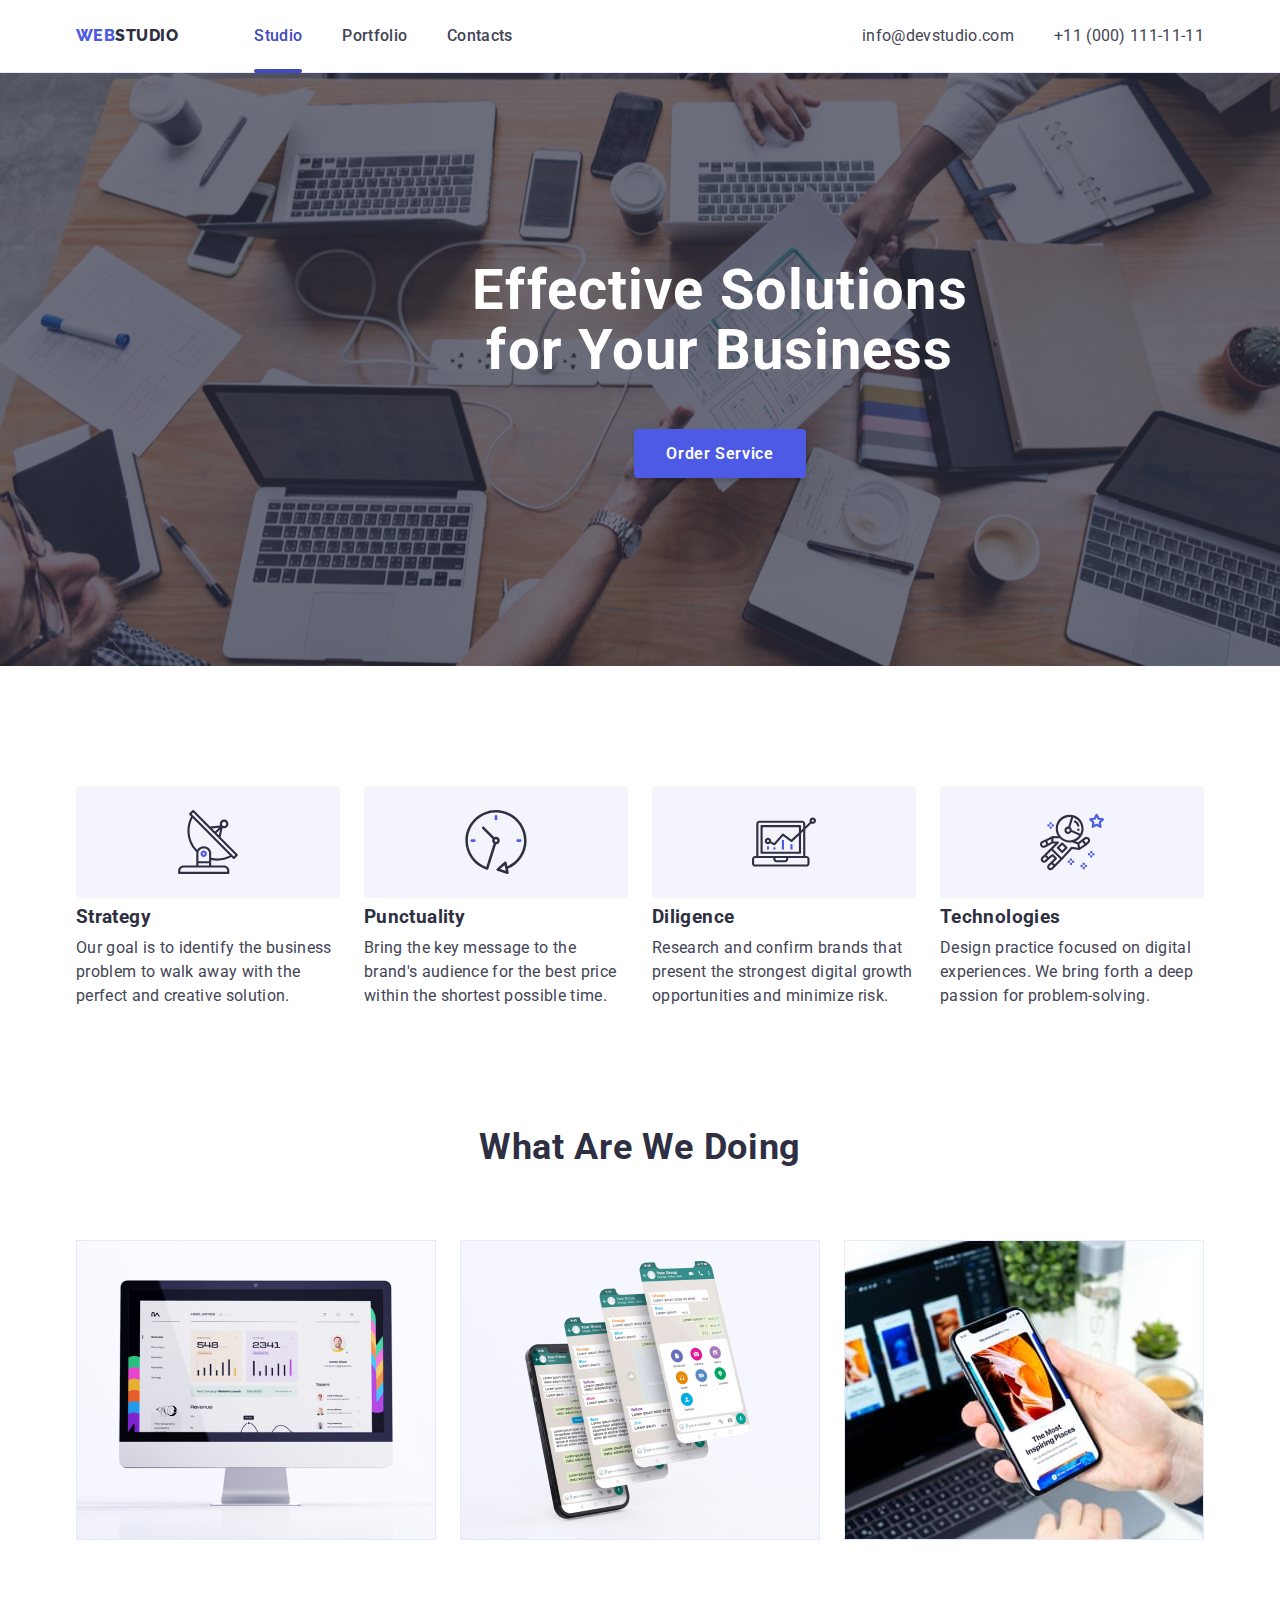
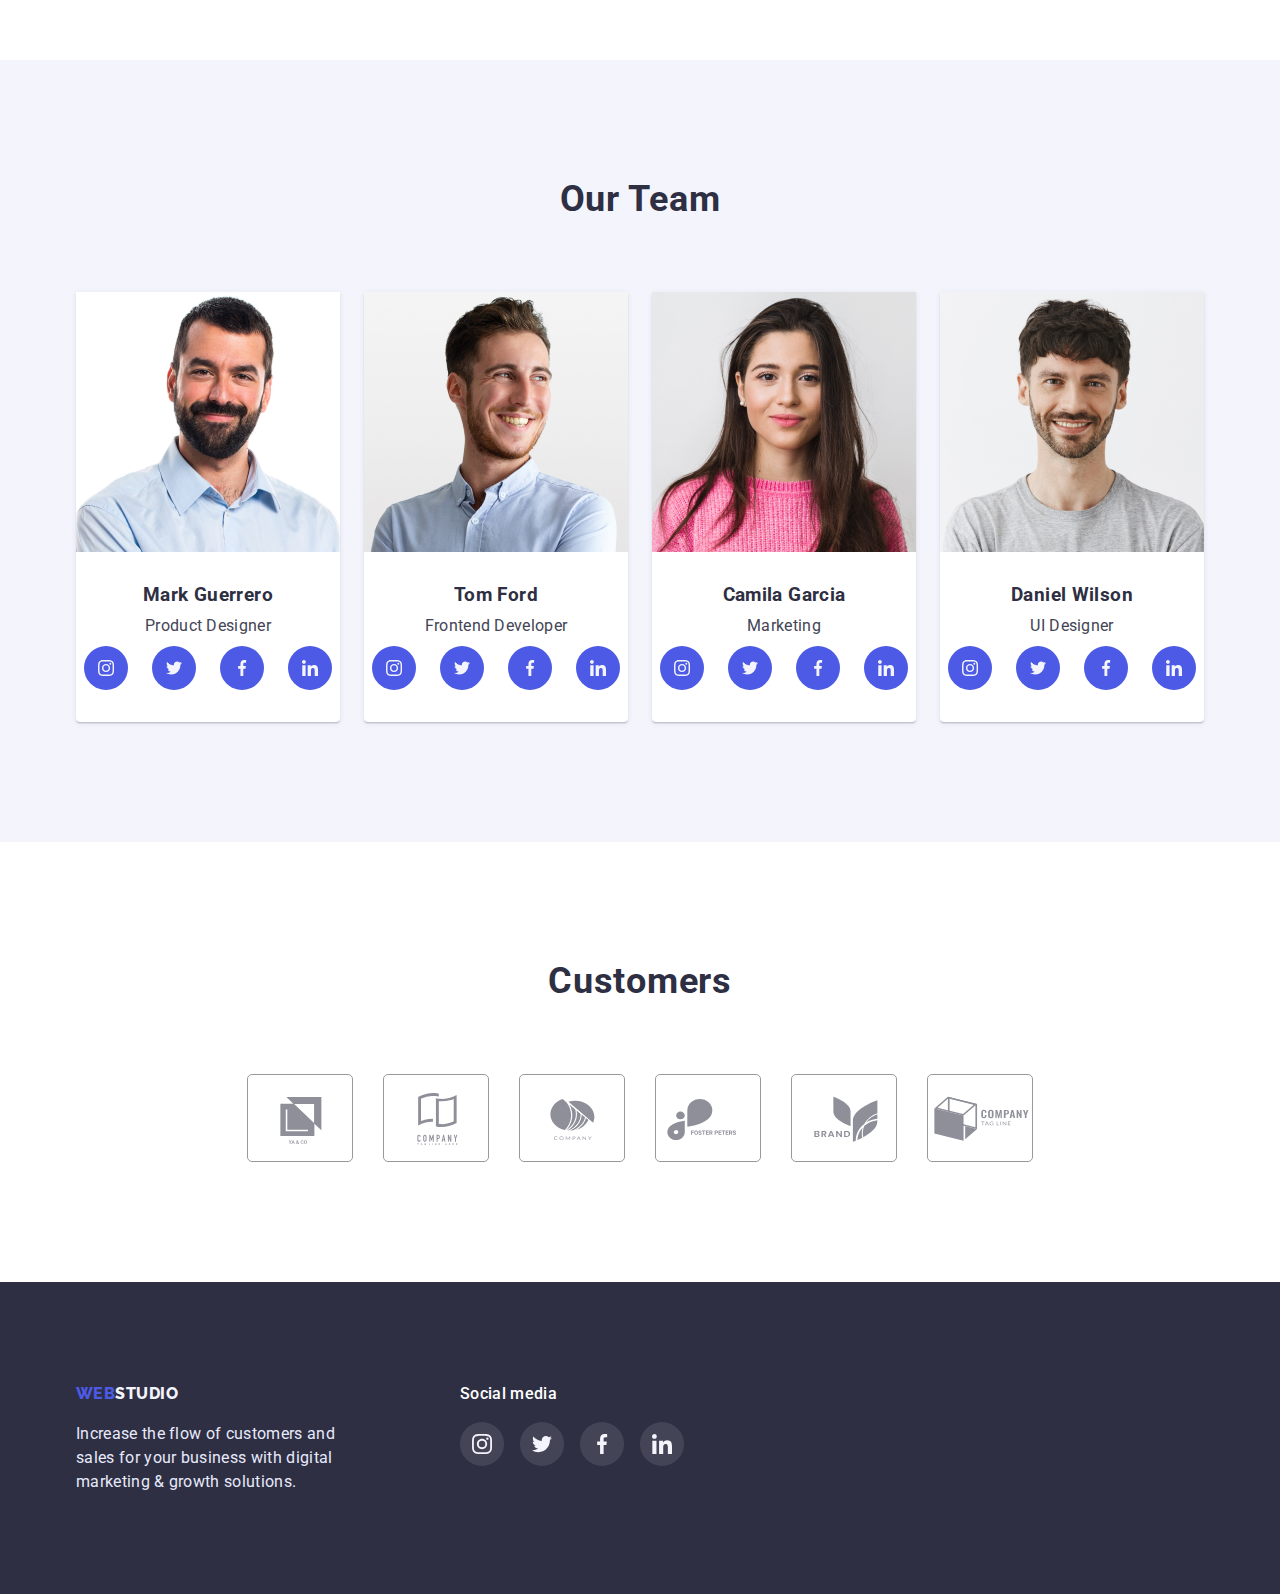
<file: index.html>
<!DOCTYPE html>
<html lang="en">
  <head>
    <meta charset="UTF-8" />
    <meta http-equiv="X-UA-Compatible" content="IE=edge" />
    <meta name="viewport" content="width=device-width, initial-scale=1.0" />
    <link rel="preconnect" href="https://fonts.googleapis.com" />
    <link rel="preconnect" href="https://fonts.gstatic.com" crossorigin />
    <link
      href="https://fonts.googleapis.com/css2?family=Raleway:wght@800&family=Roboto:wght@400;500;700&display=swap"
      rel="stylesheet"
    />
    <link rel="stylesheet" href="styles/styles.css" />
    <link rel="stylesheet" href="styles/modern-normalize.css" />
    <title>WebStudio</title>
  </head>

  <body class="site-body">
    <header class="header">
      <div class="container header-container">
        <nav class="header-navigation">
          <a class="header-logo link" href="/"
            ><span class="header-web">WEB</span>STUDIO</a
          >

          <ul class="header-list list">
            <li class="header-item">
              <a class="header-link link current" href="./index.html">Studio</a>
            </li>
            <li class="header-item">
              <a class="header-link link" href="./portfolio.html">Portfolio</a>
            </li>
            <li class="header-item">
              <a class="header-link link" href="">Contacts</a>
            </li>
          </ul>
        </nav>

        <ul class="header-contact list">
          <li class="header-mail">
            <a class="contact-link link" href="mailto:info@devstudio.com"
              >info@devstudio.com</a
            >
          </li>
          <li class="header-tel">
            <a class="contact-link link" href="tel:+11(000)111-11-11"
              >+11 (000) 111-11-11</a
            >
          </li>
        </ul>
      </div>
    </header>
    <main>
      <section class="main-section">
        <h1 class="main-title">Effective Solutions for Your Business</h1>
        <button type="button" class="section-btn" data-modal-open>Order Service</button>
      </section>

      <section class="merits-section">
        <div class="container">
          <h2 class="merits-title visually-hidden">Merits</h2>
          <ul class="merits-list list">
            <li class="merits-item">
              <div class="background-icon-merits">
                
                <svg class="merits-icon" width="64" height="64">
                  <use href="./images/icons.svg#icon-antenna"></use>
                </svg>
             
              </div>
              <h3 class="merits-heading">Strategy</h3>
              <p class="merits-paragraph">
                Our goal is to identify the business problem to walk away with
                the perfect and creative solution.
              </p>
            </li>
            <li class="merits-item">
              <div class="background-icon-merits">
                
                <svg class="merits-icon" width="64" height="64">
                  <use href="./images/icons.svg#icon-clock"></use>
                </svg>
              
              </div>
              <h3 class="merits-heading">Punctuality</h3>
              <p class="merits-paragraph">
                Bring the key message to the brand's audience for the best price
                within the shortest possible time.
              </p>
            </li>
            <li class="merits-item">
              <div class="background-icon-merits">
               
                <svg class="merits-icon" width="64" height="64">
                  <use href="./images/icons.svg#icon-diagram"></use>
                </svg>
             
              </div>
              <h3 class="merits-heading">Diligence</h3>
              <p class="merits-paragraph">
                Research and confirm brands that present the strongest digital
                growth opportunities and minimize risk.
              </p>
            </li>
            <li class="merits-item">
              <div class="background-icon-merits">
                
                <svg class="merits-icon" width="64" height="64">
                  <use href="./images/icons.svg#icon-astronaut"></use>
                </svg>
             
              </div>
              <h3 class="merits-heading">Technologies</h3>
              <p class="merits-paragraph">
                Design practice focused on digital experiences. We bring forth a
                deep passion for problem-solving.
              </p>
            </li>
          </ul>
        </div>
      </section>

      <section class="services-section">
        <div class="container">
          <h2 class="services-title">What Are We Doing</h2>
          <ul class="services-list list">
            <li class="services-item">
              <img
                class="serices-img"
                src="./images/desktop.jpg"
                alt="desktop"
                width="360"
                height="300"
              />
            </li>
            <li class="services-item">
              <img
                class="serices-img"
                src="./images/scrolling.jpg"
                alt="scrolling"
                width="360"
                height="300"
              />
            </li>
            <li class="services-item">
              <img
                class="serices-img"
                src="./images/phone.jpg"
                alt="phone"
                width="360"
                height="300"
              />
            </li>
          </ul>
        </div>
      </section>

      <section class="team-section">
        <div class="container">
          <h2 class="team-title">Our Team</h2>
          <ul class="team-list list">
            <li class="team-item">
              <img
                class="team-img"
                src="./images/mark.jpg"
                alt="Photo Mark"
                width="264"
                height="260"
              />
              <h3 class="team-member">Mark Guerrero</h3>
              <p class="team-paragraph">Product Designer</p>
              <ul class="team-soc-list list">
                <li class="team-soc-item">
                  <a href="" class="team-soc-link link">
                    <svg class="team-soc-icon" width="16" height="16">
                      <use href="./images/icons.svg#icon-instagram"></use>
                    </svg>
                  </a>
                </li>
                <li class="team-soc-item">
                  <a href="" class="team-soc-link link">
                    <svg class="team-soc-icon" width="16" height="16">
                      <use href="./images/icons.svg#icon-twitter"></use>
                    </svg>
                  </a>
                </li>
                <li class="team-soc-item">
                  <a href="" class="team-soc-link link">
                    <svg class="team-soc-icon" width="16" height="16">
                      <use href="./images/icons.svg#icon-facebook"></use>
                    </svg>
                  </a>
                </li>
                <li class="team-soc-item">
                  <a href="" class="team-soc-link link">
                    <svg class="team-soc-icon" width="16" height="16">
                      <use href="./images/icons.svg#icon-linkedin"></use>
                    </svg>
                  </a>
                </li>
              </ul>
            </li>
            <li class="team-item">
              <img
                class="team-img"
                src="./images/tom.jpg"
                alt="Photo Tom"
                width="264"
                height="260"
              />
              <h3 class="team-member">Tom Ford</h3>
              <p class="team-paragraph">Frontend Developer</p>
              <ul class="team-soc-list list">
                <li class="team-soc-item">
                  <a href="" class="team-soc-link link">
                    <svg class="team-soc-icon" width="16" height="16">
                      <use href="./images/icons.svg#icon-instagram"></use>
                    </svg>
                  </a>
                </li>
                <li class="team-soc-item">
                  <a href="" class="team-soc-link link">
                    <svg class="team-soc-icon" width="16" height="16">
                      <use href="./images/icons.svg#icon-twitter"></use>
                    </svg>
                  </a>
                </li>
                <li class="team-soc-item">
                  <a href="" class="team-soc-link link">
                    <svg class="team-soc-icon" width="16" height="16">
                      <use href="./images/icons.svg#icon-facebook"></use>
                    </svg>
                  </a>
                </li>
                <li class="team-soc-item">
                  <a href="" class="team-soc-link link">
                    <svg class="team-soc-icon" width="16" height="16">
                      <use href="./images/icons.svg#icon-linkedin"></use>
                    </svg>
                  </a>
                </li>
              </ul>
            </li>
            <li class="team-item">
              <img
                class="team-img"
                src="./images/camila.jpg"
                alt="Photo Camila"
                width="264"
                height="260"
              />
              <h3 class="team-member">Camila Garcia</h3>
              <p class="team-paragraph">Marketing</p>
              <ul class="team-soc-list list">
                <li class="team-soc-item">
                  <a href="" class="team-soc-link link">
                    <svg class="team-soc-icon" width="16" height="16">
                      <use href="./images/icons.svg#icon-instagram"></use>
                    </svg>
                  </a>
                </li>
                <li class="team-soc-item">
                  <a href="" class="team-soc-link link">
                    <svg class="team-soc-icon" width="16" height="16">
                      <use href="./images/icons.svg#icon-twitter"></use>
                    </svg>
                  </a>
                </li>
                <li class="team-soc-item">
                  <a href="" class="team-soc-link link">
                    <svg class="team-soc-icon" width="16" height="16">
                      <use href="./images/icons.svg#icon-facebook"></use>
                    </svg>
                  </a>
                </li>
                <li class="team-soc-item">
                  <a href="" class="team-soc-link link">
                    <svg class="team-soc-icon" width="16" height="16">
                      <use href="./images/icons.svg#icon-linkedin"></use>
                    </svg>
                  </a>
                </li>
              </ul>
            </li>
            <li class="team-item">
              <img
                class="team-img"
                src="./images/daniel.jpg"
                alt="Photo Daniel"
                width="264"
                height="260"
              />
              <h3 class="team-member">Daniel Wilson</h3>
              <p class="team-paragraph">UI Designer</p>
              <ul class="team-soc-list list">
                <li class="team-soc-item">
                  <a href="" class="team-soc-link link">
                    <svg class="team-soc-icon" width="16" height="16">
                      <use href="./images/icons.svg#icon-instagram"></use>
                    </svg>
                  </a>
                </li>
                <li class="team-soc-item">
                  <a href="" class="team-soc-link link">
                    <svg class="team-soc-icon" width="16" height="16">
                      <use href="./images/icons.svg#icon-twitter"></use>
                    </svg>
                  </a>
                </li>
                <li class="team-soc-item">
                  <a href="" class="team-soc-link link">
                    <svg class="team-soc-icon" width="16" height="16">
                      <use href="./images/icons.svg#icon-facebook"></use>
                    </svg>
                  </a>
                </li>
                <li class="team-soc-item">
                  <a href="" class="team-soc-link link">
                    <svg class="team-soc-icon" width="16" height="16">
                      <use href="./images/icons.svg#icon-linkedin"></use>
                    </svg>
                  </a>
                </li>
              </ul>
            </li>
          </ul>
        </div>
      </section>
      <section class="customers">
    
        <div class="container">
          <h2 class="customers-title">Customers</h2>
          <ul class="customers-list list">
            <li class="customers-item">
              <a href="" class="customers-link link">
                <svg class="customers-icon" width="104" height="56">
                  <use href="./images/icons.svg#icon-client_1"></use>
                </svg>
              </a>
            </li>
            <li class="customers-item">
              <a href="" class="customers-link link">
                <svg class="customers-icon" width="104" height="56">
                  <use href="./images/icons.svg#icon-client_2"></use>
                </svg>
              </a>
            </li>
            <li class="customers-item">
              <a href="" class="customers-link link">
                <svg class="customers-icon" width="104" height="56">
                  <use href="./images/icons.svg#icon-client_3"></use>
                </svg>
              </a>
            </li>
            <li class="customers-item">
              <a href="" class="customers-link link">
                <svg class="customers-icon" width="104" height="56">
                  <use href="./images/icons.svg#icon-client_4"></use>
                </svg>
              </a>
            </li>
            <li class="customers-item">
              <a href="" class="customers-link link">
                <svg class="customers-icon" width="104" height="56">
                  <use href="./images/icons.svg#icon-client_5"></use>
                </svg>
              </a>
            </li>
            <li class="customers-item">
              <a href="" class="customers-link link">
                <svg class="customers-icon" width="104" height="56">
                  <use href="./images/icons.svg#icon-client_6"></use>
                </svg>
              </a>
            </li>
          </ul>
        </div>
      </section>
    </main>
    <footer class="footer-section">
      <div class="footer-content container">
       <div>
        <a class="footer-logo link" href="/"
          ><span class="footer-web">WEB</span>STUDIO</a
        >
        <p class="footer-paragraph">
          Increase the flow of customers and sales for your business with
          digital marketing & growth solutions.
        </p>
      </div>
      
      <div class="footer-social">
        <p class="footer-soc-paragraph">Social media</p>
        <ul class="footer-soc-list list">
          <li class="footer-soc-item">
            <a href="" class="footer-soc-link link">
              <svg class="footer-soc-icon" width="24" height="20">
                <use href="./images/icons.svg#icon-instagram"></use>
              </svg>
            </a>
          </li>
          <li class="footer-soc-item">
            <a href="" class="footer-soc-link link">
              <svg class="footer-soc-icon" width="24" height="20">
                <use href="./images/icons.svg#icon-twitter"></use>
              </svg>
            </a>
          </li>
          <li class="footer-soc-item">
            <a href="" class="footer-soc-link link">
              <svg class="footer-soc-icon" width="24" height="20">
                <use href="./images/icons.svg#icon-facebook"></use>
              </svg>
            </a>
          </li>
          <li class="footer-soc-item">
            <a href="" class="footer-soc-link link">
              <svg class="footer-soc-icon" width="24" height="20">
                <use href="./images/icons.svg#icon-linkedin"></use>
              </svg>
            </a>
          </li>
        </ul>

          </li>
        </ul>
      </div>
    </div>
    </footer>
    <div class="backdrop is-hidden" data-modal>
      <div class="modal">
        <button type="button" class="modal-close" data-modal-close>
          <svg class="modal-icon" width="8" height="8">
            <use href="./images/icons.svg#icon-Vector-1"></use>
          </svg>
        </button>
      </div>
    </div>
    <script src="./js/modal.js"></script>
  </body>
</html>
</file>
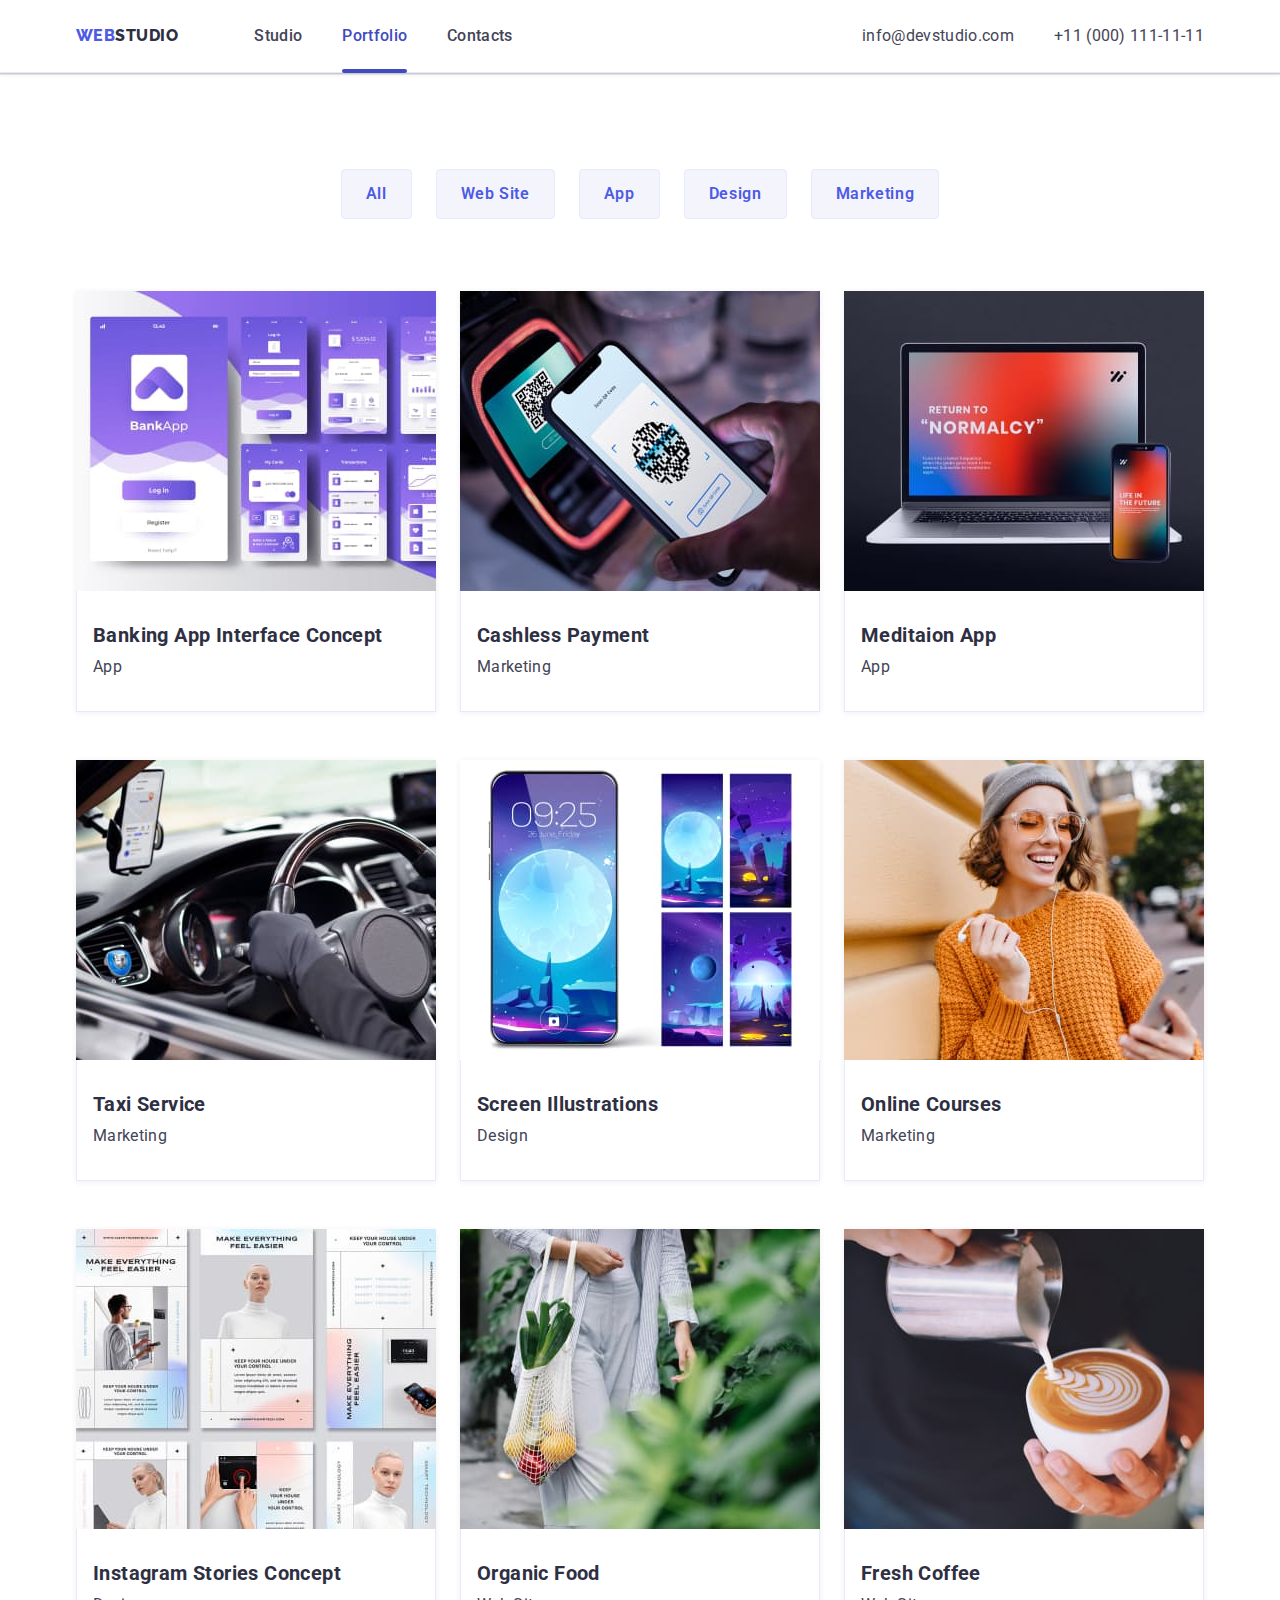
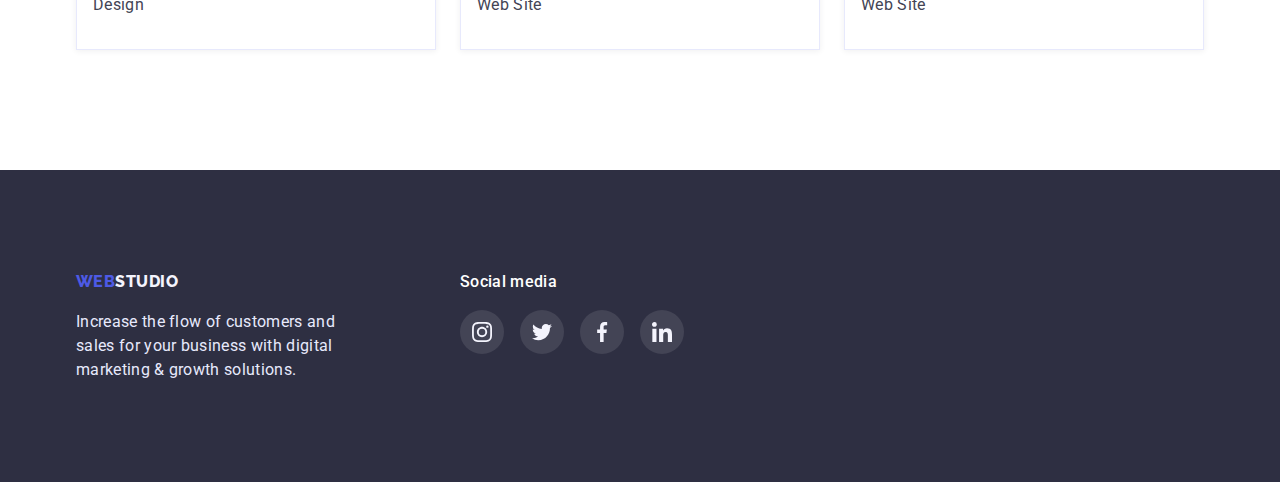
<file: portfolio.html>
<!DOCTYPE html>
<html lang="en">
  <head>
    <meta charset="UTF-8" />
    <meta http-equiv="X-UA-Compatible" content="IE=edge" />
    <meta name="viewport" content="width=device-width, initial-scale=1.0" />
    <link rel="preconnect" href="https://fonts.googleapis.com">
    <link rel="preconnect" href="https://fonts.gstatic.com" crossorigin>
    <link href="https://fonts.googleapis.com/css2?family=Raleway:wght@800&family=Roboto:wght@400;500;700&display=swap" rel="stylesheet">
    <link rel="stylesheet" href="styles/styles.css"> 
    <link rel="stylesheet" href="styles/modern-normalize.css"> 
    <title>WebStudio</title>
  </head>

      <body class="site-body">
        <header class="header">
          <div class="container header-container">
          <nav class="header-navigation">
            <a class="header-logo link" href="/"><span class="header-web">WEB</span>STUDIO</a>
    
            <ul class="header-list list">
              <li class="header-item"><a class="header-link link" href="./index.html">Studio</a></li>
              <li class="header-item"><a class="header-link link current" href="./portfolio.html">Portfolio</a></li>
              <li class="header-item"><a class="header-link link" href="">Contacts</a></li>
            </ul>
          </nav>
    
          <ul class="header-contact list">
            <li class="header-mail"><a class="contact-link link" href="mailto:info@devstudio.com">info@devstudio.com</a></li>
            <li class="header-tel"><a class="contact-link link" href="tel:+11(000)111-11-11">+11 (000) 111-11-11</a></li>
          </ul>
        </div>
    </header>
    <main>
        <section class="menu-section">
          <div class="container">
            <h1 class="menu-header  visually-hidden">Portfolio</h1>
            <ul class="menu-list list">
                <li class="menu-item"><button type="button" class="menu-btn">All</button></li>
                <li class="menu-item"><button type="button" class="menu-btn">Web Site</button></li>
                <li class="menu-item"><button type="button" class="menu-btn">App</button></li>
                <li class="menu-item"><button type="button" class="menu-btn">Design</button></li>
                <li class="menu-item"><button type="button" class="menu-btn">Marketing</button></li>
            </ul>

          
          <ul class="portfolio-list list">
            <li class="portfolio-item">
                <a class="portfolio-link link" href="">
                <div class="portfolio-top-wrap">
                <img class="portfolio-img"
                src="./images/banking_app.jpg" 
                alt="Banking App"
                width="360"
                height="300"/>
                <p class="portfolio-top-text">14 Stylish and User-Friendly App Design Concepts · Task Manager App · Calorie Tracker App · Exotic Fruit Ecommerce App · Cloud Storage App

                </p>
              </div>
                <div class="portfolio-box">
                <h3 class="portfolio-heading">Banking App Interface Concept</h3>
                <p class="portfolio-paragraph">App</p>
              </div>
             
            
            </a>
            </li>
            <li class="portfolio-item">
                <a class="portfolio-link link" href="">
                  <div class="portfolio-top-wrap">
                <img class="portfolio-img"
                src="./images/cashless_payment.jpg" 
                alt="Cashless Payment"
                width="360"
                height="300">
                <p class="portfolio-top-text">14 Stylish and User-Friendly App Design Concepts · Task Manager App · Calorie Tracker App · Exotic Fruit Ecommerce App · Cloud Storage App </p>
                </div>
                <div class="portfolio-box">
                <h3 class="portfolio-heading">Cashless Payment</h3>
                <p class="portfolio-paragraph">Marketing</p>
                
              </div>
            </a>
            </li>
            <li class="portfolio-item">
                <a class="portfolio-link link" href="">
                  <div class="portfolio-top-wrap">
                <img class="portfolio-img"
                src="./images/meditation_app.jpg" 
                alt="Meditaion App"
                width="360"
                height="300">
<p class="portfolio-top-text">14 Stylish and User-Friendly App Design Concepts · Task Manager App · Calorie Tracker App · Exotic Fruit Ecommerce App · Cloud Storage App </p>
                </div>
               <div class="portfolio-box">
                <h3 class="portfolio-heading">Meditaion App</h3>
                <p class="portfolio-paragraph">App</p>
               </div>
            </a>
            </li>
            <li class="portfolio-item">
              <a class="portfolio-link link" href="">
                <div class="portfolio-top-wrap">
              <img class="portfolio-img"
              src="./images/taxi_service.jpg" 
              alt="Taxi Service"
              width="360"
              height="300">
          <p class="portfolio-top-text">14 Stylish and User-Friendly App Design Concepts · Task Manager App · Calorie Tracker App · Exotic Fruit Ecommerce App · Cloud Storage App </p>
          </div>    
          <div class="portfolio-box">
                <h3 class="portfolio-heading">Taxi Service</h3>
                <p class="portfolio-paragraph">Marketing</p>
              </div>
          </a>
          </li>
          <li class="portfolio-item">
              <a class="portfolio-link link" href="">
                <div class="portfolio-top-wrap">
              <img class="portfolio-img"
              src="./images/screen_illustrations.jpg" 
              alt="Screen Illustrations"
              width="360"
              height="300">
              <p class="portfolio-top-text">14 Stylish and User-Friendly App Design Concepts · Task Manager App · Calorie Tracker App · Exotic Fruit Ecommerce App · Cloud Storage App </p>
             </div>
              <div class="portfolio-box">
              <h3 class="portfolio-heading">Screen Illustrations</h3>
              <p class="portfolio-paragraph">Design</p>
             </div>
          </a>
          </li>
          <li class="portfolio-item">
              <a class="portfolio-link link" href="">
                <div class="portfolio-top-wrap">
              <img class="portfolio-img"
              src="./images/online_courses.jpg" 
              alt="Online Courses"
              width="360"
              height="300">
              <p class="portfolio-top-text">14 Stylish and User-Friendly App Design Concepts · Task Manager App · Calorie Tracker App · Exotic Fruit Ecommerce App · Cloud Storage App </p>
              </div>
              <div class="portfolio-box">
                <h3 class="portfolio-heading">Online Courses</h3>
              <p class="portfolio-paragraph">Marketing</p>
              </div>
          </a>
          </li>
          <li class="portfolio-item">
            <a class="portfolio-link link" href="">
              <div class="portfolio-top-wrap">
            <img class="portfolio-img"
            src="./images/instagram_concept.jpg" 
            alt="Instagram Concept"
            width="360"
            height="300">
            <p class="portfolio-top-text">14 Stylish and User-Friendly App Design Concepts · Task Manager App · Calorie Tracker App · Exotic Fruit Ecommerce App · Cloud Storage App </p>
          </div>
            <div class="portfolio-box">
            <h3 class="portfolio-heading">Instagram Stories Concept</h3>
            <p class="portfolio-paragraph">Design</p>
          </div>
        </a>
        </li>
        <li class="portfolio-item">
            <a class="portfolio-link link" href="">
              <div class="portfolio-top-wrap">
            <img class="portfolio-img"
            src="./images/organic_food.jpg" 
            alt="Food Web Site"
            width="360"
            height="300">
            <p class="portfolio-top-text">14 Stylish and User-Friendly App Design Concepts · Task Manager App · Calorie Tracker App · Exotic Fruit Ecommerce App · Cloud Storage App </p>
          </div>
            <div class="portfolio-box">
            <h3 class="portfolio-heading">Organic Food</h3>
            <p class="portfolio-paragraph">Web Site</p>
          </div>
        </a>
        </li>
        <li class="portfolio-item">
            <a class="portfolio-link link" href="">
               <div class="portfolio-top-wrap">
            <img class="portfolio-img"
            src="./images/fresh_coffee.jpg" 
            alt="Coffee Web Site"
            width="360"
            height="300">
            <p class="portfolio-top-text">14 Stylish and User-Friendly App Design Concepts · Task Manager App · Calorie Tracker App · Exotic Fruit Ecommerce App · Cloud Storage App </p>
           </div>
            <div class="portfolio-box">
              <h3 class="portfolio-heading">Fresh Coffee</h3>
            <p class="portfolio-paragraph">Web Site</p>
            </div>
        </a>
        </li>
          </ul>
        </div>
        </section>
    </main>
    <footer class="footer-section">
      <div class="footer-content container">
       <div>
        <a class="footer-logo link" href="/"
          ><span class="footer-web">WEB</span>STUDIO</a
        >
        <p class="footer-paragraph">
          Increase the flow of customers and sales for your business with
          digital marketing & growth solutions.
        </p>
      </div>
      
      <div class="footer-social">
        <p class="footer-soc-paragraph">Social media</p>
        <ul class="footer-soc-list list">
          <li class="footer-soc-item">
            <a href="" class="footer-soc-link link">
              <svg class="footer-soc-icon" width="20" height="20">
                <use href="./images/icons.svg#icon-instagram"></use>
              </svg>
            </a>
          </li>
          <li class="footer-soc-item">
            <a href="" class="footer-soc-link link">
              <svg class="footer-soc-icon" width="20" height="20">
                <use href="./images/icons.svg#icon-twitter"></use>
              </svg>
            </a>
          </li>
          <li class="footer-soc-item">
            <a href="" class="footer-soc-link link">
              <svg class="footer-soc-icon" width="20" height="20">
                <use href="./images/icons.svg#icon-facebook"></use>
              </svg>
            </a>
          </li>
          <li class="footer-soc-item">
            <a href="" class="footer-soc-link link">
              <svg class="footer-soc-icon" width="20" height="20">
                <use href="./images/icons.svg#icon-linkedin"></use>
              </svg>
            </a>
          </li>
        </ul>

          </li>
        </ul>
      </div>
    </div>
    </footer>
    
</body>
</html>
</file>
<file: styles/styles.css>
:root {
  --primary-brand-color: #4d5ae5;
  --title-text-color: #2e2f42;
  --description-text-color: #434455;
  --background-color: #fff;
  --backgroung-dark-color: #404bbf;
  --backgroung-light-color: #f4f4fd;
}

p,
h1,
h2,
h3,
h4,
h5,
h6 {
  margin: 0;
}
ul,
ol {
  margin: 0;
  padding-left: 0;
}

.container {
  width: 1158px;
  padding-left: 15px;
  padding-right: 15px;

  margin: 0 auto;
}

img {
  display: block;
  max-width: 100%;
  height: auto;
}

.site-body {
  color: var(--description-text-color);
  font-family: "Roboto", sans-serif;
  font-size: 16px;
  background-color: var(--background-color);
}

.list {
  list-style: none;
}

.link {
  text-decoration: none;
}

.visually-hidden {
  position: absolute;
  width: 1px;
  height: 1px;
  margin: -1px;
  border: 0;
  padding: 0;

  white-space: nowrap;
  clip-path: inset(100%);
  clip: rect(0 0 0 0);
  overflow: hidden;
}

.header {
  border-bottom: 1px solid #e7e9fc;
  box-shadow: 0px 2px 1px rgba(46, 47, 66, 0.08),
    0px 1px 1px rgba(46, 47, 66, 0.16), 0px 1px 6px rgba(46, 47, 66, 0.08);
}
.header-container {
  display: flex;
}
.header-navigation {
  display: flex;
  align-items: center;
  margin-right: auto;
}
.header-logo {
  font-family: "Raleway", sans-serif;
  font-weight: 800;
  line-height: 1.33;
  letter-spacing: 0.03em;
  text-transform: uppercase;
  color: var(--title-text-color);
  margin-right: 76px;
}
.header-web {
  color: #4d5ae5;
}
.header-list {
  font-style: normal;
  font-weight: 500;
  font-size: 16px;
  line-height: 1.5;
  letter-spacing: 0.02em;
  color: var(--title-text-color);
  display: flex;
  gap: 40px;
}
.header-item {
}

.header-link {
  font-weight: 500;
  font-size: 16px;
  line-height: 1.5;
  letter-spacing: 0.02em;
  color: var(--description-text-color);
  display: block;
  padding-top: 24px;
  padding-bottom: 24px;
  position: relative;
  transition: color 250ms cubic-bezier(0.4, 0, 0.2, 1);
}
.header-link.current::after {
  content: "";
  position: absolute;
  width: 100%;
  height: 4px;
  background: #404bbf;

  left: 0;
  bottom: -1px;
  border-radius: 2px;
}

.header-link:hover {
  color: var(--backgroung-dark-color);
}
.header-link:focus {
  color: var(--backgroung-dark-color);
}
.header-link.current {
  color: var(--backgroung-dark-color);
}

.header-contact {
  display: flex;
}

.header-mail {
  margin-right: 40px;
}
.header-tel {
}

.contact-link {
  line-height: 1.5;
  letter-spacing: 0.02em;
  color: var(--description-text-color);
  padding-top: 24px;
  padding-bottom: 24px;
  display: block;
  transition: color 250ms cubic-bezier(0.4, 0, 0.2, 1);
}

.contact-link:hover {
  color: var(--backgroung-dark-color);
}
.contact-link:focus {
  color: var(--backgroung-dark-color);
}
.main-section {
  background-color: var(--title-text-color);
  color: var(--background-color);
  text-align: center;
  padding-top: 188px;
  padding-bottom: 188px;
  background-image: linear-gradient(
      rgba(46, 47, 66, 0.7),
      rgba(46, 47, 66, 0.7)
    ),
    url(../images/main_bg.jpg);
  background-repeat: no-repeat;
  background-position: center;
  background-size: cover;
  width: 1440px;
  margin: 0 auto;
}

.main-title {
  margin-bottom: 48px;
  font-weight: 700;
  font-size: 56px;
  line-height: 1.07;
  letter-spacing: 0.02em;
  color: var(--background-color);
  width: 553px;

  margin-left: auto;
  margin-right: auto;
}
.section-btn {
  padding: 16px 32px;
  font-family: "Roboto", sans-serif;
  font-weight: 600;
  font-size: 16px;
  line-height: 1.07;
  letter-spacing: 0.04em;
  color: var(--background-color);
  background: var(--primary-brand-color);
  box-shadow: 0px 4px 4px rgba(0, 0, 0, 0.15);
  border-radius: 4px;
  border: none;
  cursor: pointer;
  transition: background-color 250ms cubic-bezier(0.4, 0, 0.2, 1),
    box-shadow 250ms cubic-bezier(0.4, 0, 0.2, 1);
}

.section-btn:hover {
  background-color: var(--backgroung-dark-color);
  box-shadow: 0px 1px 6px rgba(46, 47, 66, 0.08),
    0px 1px 1px rgba(46, 47, 66, 0.16), 0px 2px 1px rgba(46, 47, 66, 0.08);
}
.section-btn:focus {
  background-color: var(--backgroung-dark-color);
  box-shadow: 0px 1px 6px rgba(46, 47, 66, 0.08),
    0px 1px 1px rgba(46, 47, 66, 0.16), 0px 2px 1px rgba(46, 47, 66, 0.08);
}
.merits-section {
  padding-top: 120px;
  padding-bottom: 120px;
  line-height: 1.5;
  letter-spacing: 0.02em;
  color: var(--description-text-color);
}

.merits-title {
}

.merits-list {
  display: flex;
  gap: 24px;
}
.merits-item {
  flex-basis: calc((100% - 3 * 24px) / 4);
}
.merits-heading {
  margin-bottom: 8px;
  font-weight: 700;
  line-height: 1.2;
  letter-spacing: 0.02em;
  color: var(--title-text-color);
}

.merits-paragraph {
  line-height: 1.5;
  letter-spacing: 0.02em;
  color: var(--description-text-color);
}

.background-icon-merits {
  width: 264px;
  height: 112px;
  background: #f4f4fd;
  border-radius: 4px;
  margin-bottom: 8px;
  display: flex;
  align-items: center;
  justify-content: center;
}

.merits-icon {
  justify-content: center;
  align-items: center;
}

.services-section {
  padding-bottom: 120px;
}
.services-title,
.team-title,
.customers-title {
  font-size: 36px;
  font-weight: 700;
  line-height: 1.1;
  text-align: center;
  letter-spacing: 0.02em;
  text-transform: capitalize;
  color: var(--title-text-color);
  margin-bottom: 72px;
}

.services-list {
  display: flex;
  gap: 24px;
}
.services-item {
  flex-basis: calc((100%-48px) 3);
}

.serices-img {
}

.team-section {
  background-color: var(--backgroung-light-color);
  padding-top: 120px;
  padding-bottom: 120px;
}

.team-title {
}
.team-list {
  display: flex;
  gap: 24px;
  text-align: center;
}
.team-item {
  box-shadow: 0px 1px 6px rgba(46, 47, 66, 0.08),
    0px 1px 1px rgba(46, 47, 66, 0.16), 0px 2px 1px rgba(46, 47, 66, 0.08);
  border-radius: 0px 0px 4px 4px;
  background-color: var(--background-color);
  padding-bottom: 32px;
}

.team-img {
  margin-bottom: 32px;
}

.team-member {
  font-weight: 700;
  line-height: 1.2;
  letter-spacing: 0.02em;
  color: var(--title-text-color);
  margin-bottom: 8px;
}

.team-paragraph {
  line-height: 1.5;
  letter-spacing: 0.02em;
  color: var(--description-text-color);
  margin-bottom: 8px;
}

.team-soc-list {
  display: flex;
  justify-content: center;
  gap: 24px;
}

.team-soc-item {
  width: 44px;
  height: 44px;
}

.team-soc-link {
  width: 100%;
  height: 100%;
  background-color: #4d5ae5;
  border-radius: 50%;
  display: flex;
  align-items: center;
  justify-content: center;
  transition: background-color 250ms cubic-bezier(0.4, 0, 0.2, 1);
}

.team-soc-link:hover,
.team-soc-link:focus {
  background-color: #404bbf;
}
.team-soc-icon {
  fill: #f4f4fd;
}

.customers {
  padding-top: 120px;
  padding-bottom: 120px;
}

.customers-list {
  display: flex;
  gap: 30px;
  justify-content: center;
}

.customers-item {
  width: calc((100%-120px) / 6);
  height: 88px;
}

.customers-link {
  width: 100%;
  height: 100%;
  border: 1px solid #999;
  border-radius: 5px;
  display: flex;
  align-items: center;
  justify-content: center;
  transition: fill 250ms cubic-bezier(0.4, 0, 0.2, 1), border-color 250ms cubic-bezier(0.4, 0, 0.2, 1);
}

.customers-icon {
  fill: #8e8f99;
  transition: fill 250ms cubic-bezier(0.4, 0, 0.2, 1), border-color 250ms cubic-bezier(0.4, 0, 0.2, 1);
}

.customers-link:hover {
  border-color: #404bbf;
}

.customers-link:hover .customers-icon {
  border-color: #404bbf;
  fill: #404bbf;
}
.customers-link:focus .customers-icon {
  fill: #404bbf;
  border-color: #404bbf;
}



.footer-section {
  line-height: 1.5;
  letter-spacing: 0.02em;
  color: #e7e9fc;
  background: var(--title-text-color);
  padding-top: 100px;
  padding-bottom: 100px;
}

.footer-logo {
  font-family: "Raleway";
  font-style: normal;
  font-weight: 800;
  line-height: 1.1;

  letter-spacing: 0.03em;
  text-transform: uppercase;
  color: var(--backgroung-light-color);
}

.footer-web {
  color: var(--primary-brand-color);
}
.footer-paragraph {
  margin-top: 16px;
  line-height: 1.5;
  letter-spacing: 0.02em;
  color: #e7e9fc;
  width: 264px;
  height: 72px;
}

.footer-content {
  display: flex;
  align-items: baseline;
}

.footer-soc-paragraph {
  font-family: "Roboto";
  font-style: normal;
  font-weight: 500;
  font-size: 16px;
  line-height: 24px;
  letter-spacing: 0.02em;
  color: #ffffff;
  margin-bottom: 16px;
}

.footer-social {
  margin-left: 120px;
}

.footer-soc-list {
  display: flex;
  gap: 16px;
}

.footer-soc-item {
  width: 44px;
  height: 44px;
}

.footer-soc-link {
  width: 100%;
  height: 100%;
  background-color: rgba(255, 255, 255, 0.1);
  border-radius: 50%;
  display: flex;
  align-items: center;
  justify-content: center;
  transition: background-color 250ms cubic-bezier(0.4, 0, 0.2, 1);
}

.footer-soc-link:hover,
.footer-soc-link:focus {
  background-color: #31d0aa;
}

.footer-soc-icon {
  fill: #f4f4fd;
}

.menu-section {
  line-height: 1.5;
  letter-spacing: 0.02em;
  color: var(--description-text-color);
  padding-top: 96px;
  padding-bottom: 120px;
}

.menu-header {
}

.menu-list {
  display: flex;
  justify-content: center;
  gap: 24px;
}

.menu-item {
}

.menu-btn {
  padding: 12px 24px;
  font-family: "Roboto";
  font-weight: 600;
  font-size: 16px;
  line-height: 1.5;
  text-align: center;
  letter-spacing: 0.04em;
  color: var(--primary-brand-color);
  background: var(--backgroung-light-color);
  border: 1px solid #e7e9fc;
  border-radius: 4px;
  cursor: pointer;
  transition: background-color 250ms cubic-bezier(0.4, 0, 0.2, 1),
    color 250ms cubic-bezier(0.4, 0, 0.2, 1),
    box-shadow 250ms cubic-bezier(0.4, 0, 0.2, 1),
    border-color 250ms cubic-bezier(0.4, 0, 0.2, 1);
}

.menu-btn:hover {
  background-color: var(--backgroung-dark-color);
  color: var(--background-color);
  box-shadow: 0px 1px 6px rgba(46, 47, 66, 0.08),
    0px 1px 1px rgba(46, 47, 66, 0.16), 0px 2px 1px rgba(46, 47, 66, 0.08);
  border-color: transparent;
}
.menu-btn:focus {
  background-color: var(--backgroung-dark-color);
  color: var(--background-color);
  box-shadow: 0px 1px 6px rgba(46, 47, 66, 0.08),
    0px 1px 1px rgba(46, 47, 66, 0.16), 0px 2px 1px rgba(46, 47, 66, 0.08);
}

.portfolio-title {
}

.portfolio-list {
  display: flex;

  flex-wrap: wrap;
  margin-top: 72px;
  column-gap: 24px;
  row-gap: 48px;
}
.portfolio-item{
  transition: transform 250ms cubic-bezier(0.4, 0, 0.2, 1);
}

.portfolio-item:hover .portfolio-top-text {
  transform: translateY(0%);
}
.portfolio-top-wrap {
  position: relative;
  overflow: hidden;
}

.portfolio-link {
  display: block;
  box-shadow: 0px 1px 6px rgba(46, 47, 66, 0.08);
  line-height: 1.5;
  letter-spacing: 0.02em;
  color: var(--description-text-color);
  transition: box-shadow 250ms cubic-bezier(0.4, 0, 0.2, 1);
}

.portfolio-link:hover {
  box-shadow: 0px 1px 6px rgba(46, 47, 66, 0.08),
    0px 1px 1px rgba(46, 47, 66, 0.16), 0px 2px 1px rgba(46, 47, 66, 0.08);
}

.portfolio-img {
}

.portfolio-top-text {
  position: absolute;
  top: 0;
  font-size: 16px;
  font-weight: 400;
  line-height: 1.5;
  color: #ffffff;
  padding: 40px;
  background-color: #4d5ae5;
  height: 100%;
  transform: translateY(100%);
  transition: transform 250ms cubic-bezier(0.4, 0, 0.2, 1);
}

.portfolio-box {
  padding: 32px 0 32px 16px;
  border-bottom: 0.5px solid #e7e9fc;
  border-left: 0.5px solid #e7e9fc;
  border-right: 0.5px solid #e7e9fc;
}

.portfolio-heading {
  font-size: 20px;
  font-weight: 700;
  line-height: 1.2;
  letter-spacing: 0.02em;
  color: var(--title-text-color);
}

.portfolio-paragraph {
  margin-top: 8px;
}

.backdrop {
  position: fixed;
  top: 0;
  width: 100%;
  height: 100%;
  background-color: #2e2f4291;
  transition: opacity 250ms cubic-bezier(0.4, 0, 0.2, 1),
    visibility 250ms cubic-bezier(0.4, 0, 0.2, 1);
}

.modal {
  position: absolute;
  top: 50%;
  left: 50%;
  width: 408px;
  min-height: 576px;
  background-color: #fff;
  border-radius: 5px;
  transform: translate(-50%, -50%) scale(1);
  transition: transform 250ms cubic-bezier(0.4, 0, 0.2, 1),
    visibility 250ms cubic-bezier(0.4, 0, 0.2, 1);
}

.backdrop .is-hidden .modal {
  transform: translate(-50%, -50%) scale(0);
}

.modal-close {
  position: absolute;
  right: 24px;
  top: 24px;
  width: 24px;
  height: 24px;
  background: #E7E9FC;
  border: 1px solid rgba(0, 0, 0, 0.1);
  border-radius: 50%;
  border: none;
  cursor: pointer;
  transition: background-color 250ms cubic-bezier(0.4, 0, 0.2, 1), fill 250ms cubic-bezier(0.4, 0, 0.2, 1);
}

.modal-close:hover{
  background-color: #404BBF;
  fill: #FFFFFF;;
}

.is-hidden {
  opacity: 0;
  visibility: hidden;
  pointer-events: none;
}

.modal-icon {
  width: 8px;
  height: 8px;
  
  color: #000000;
}
</file>
